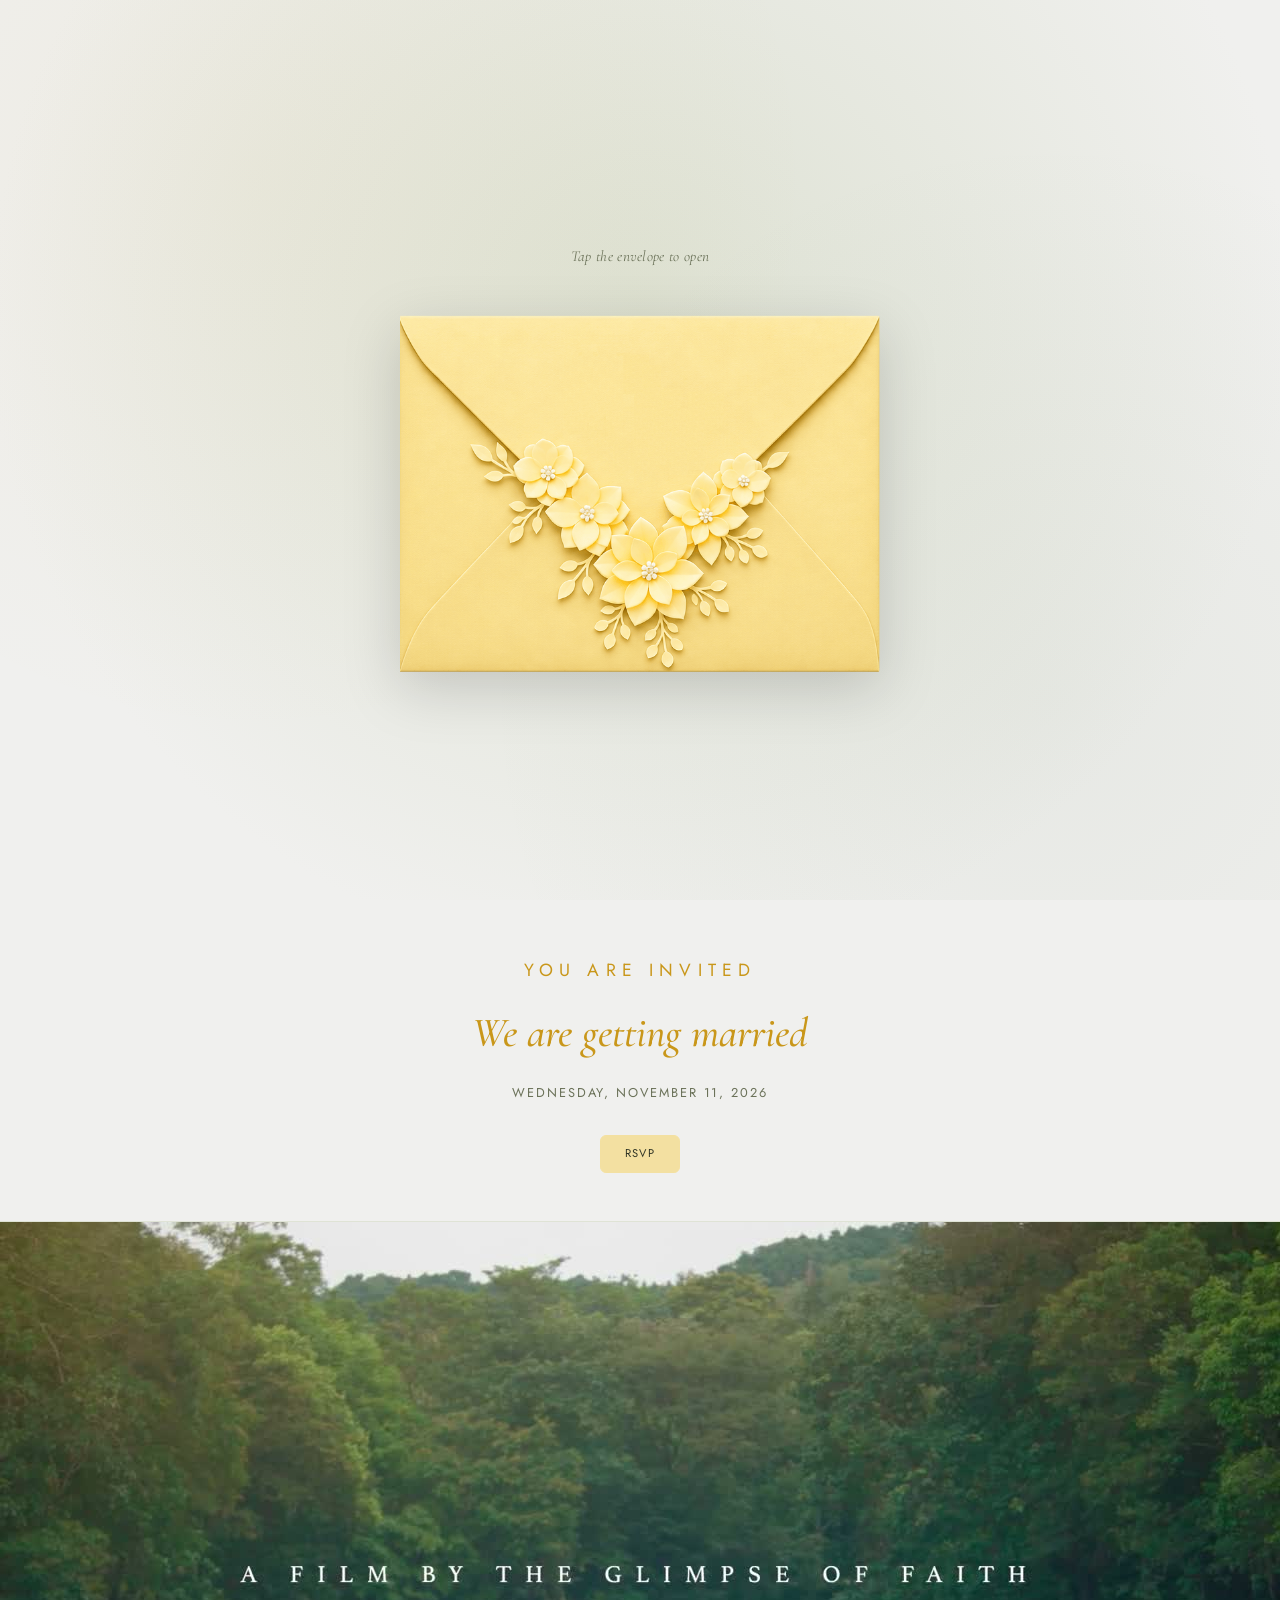
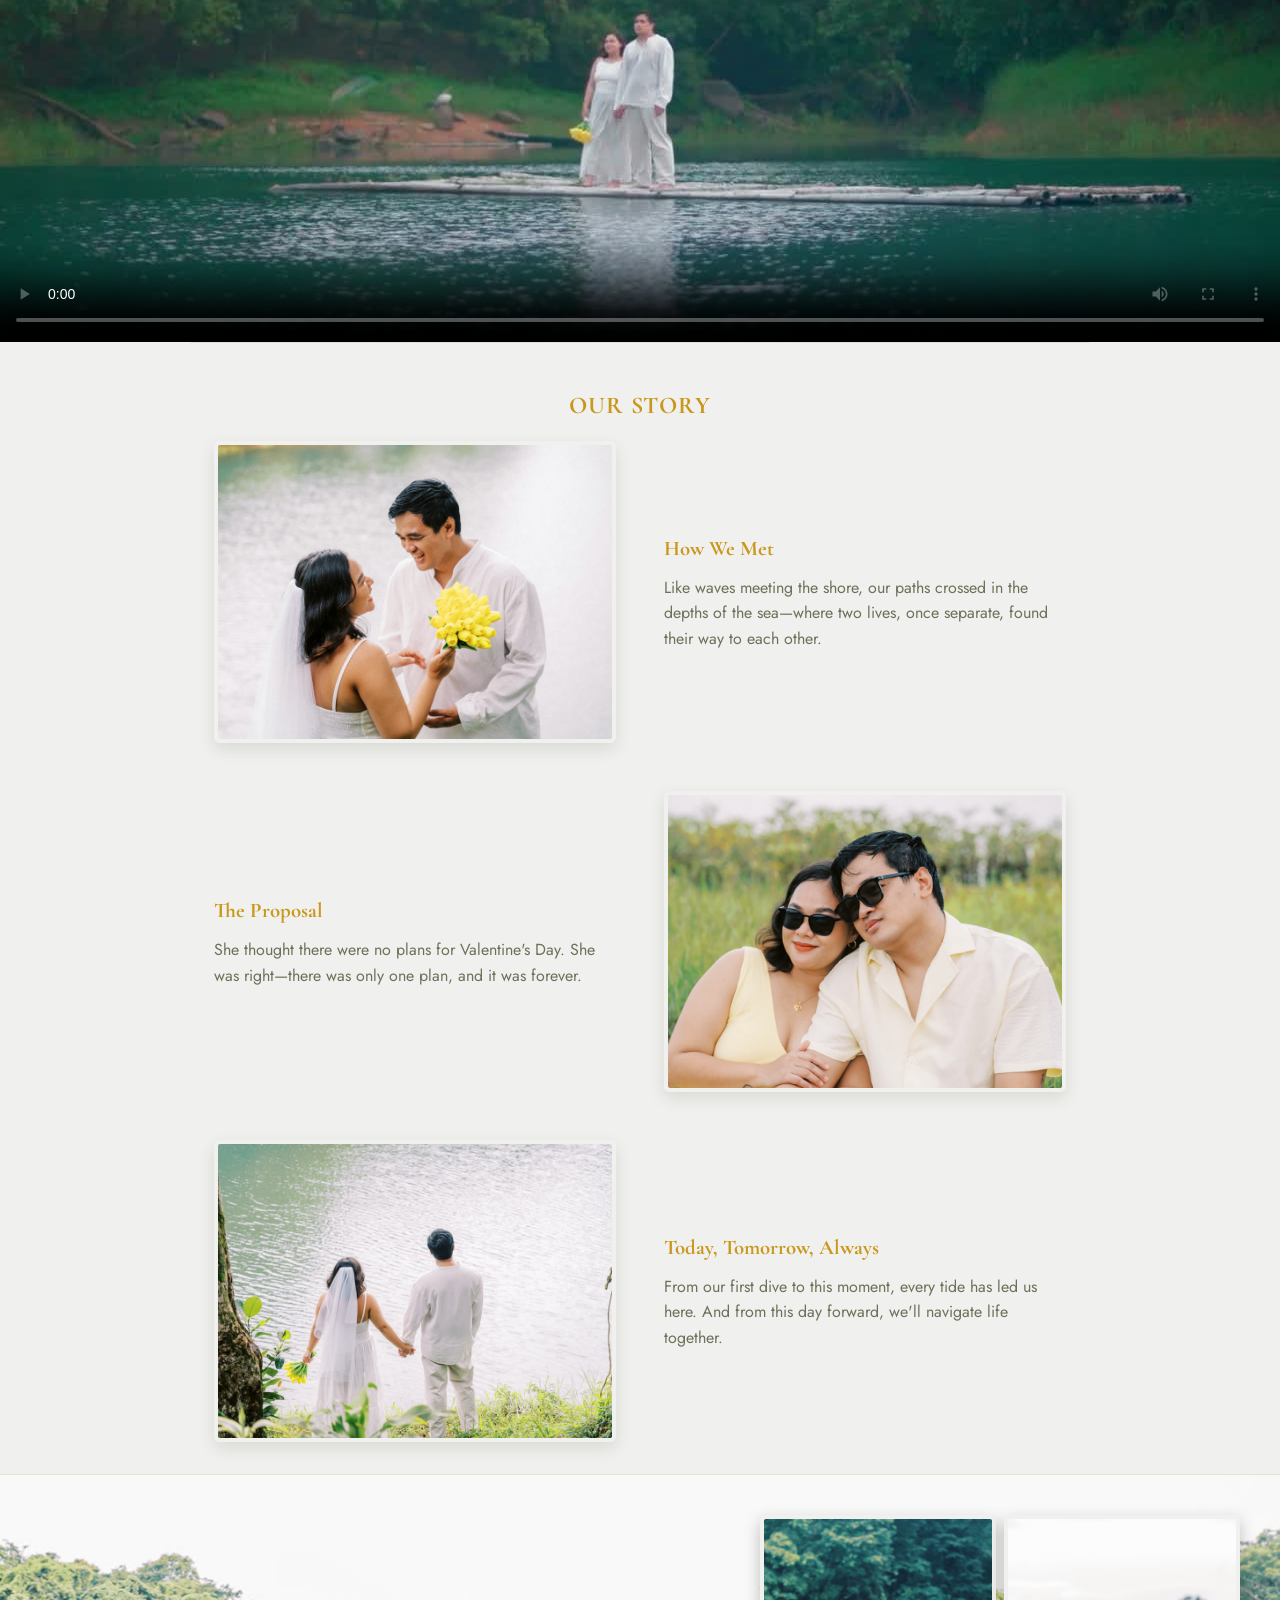
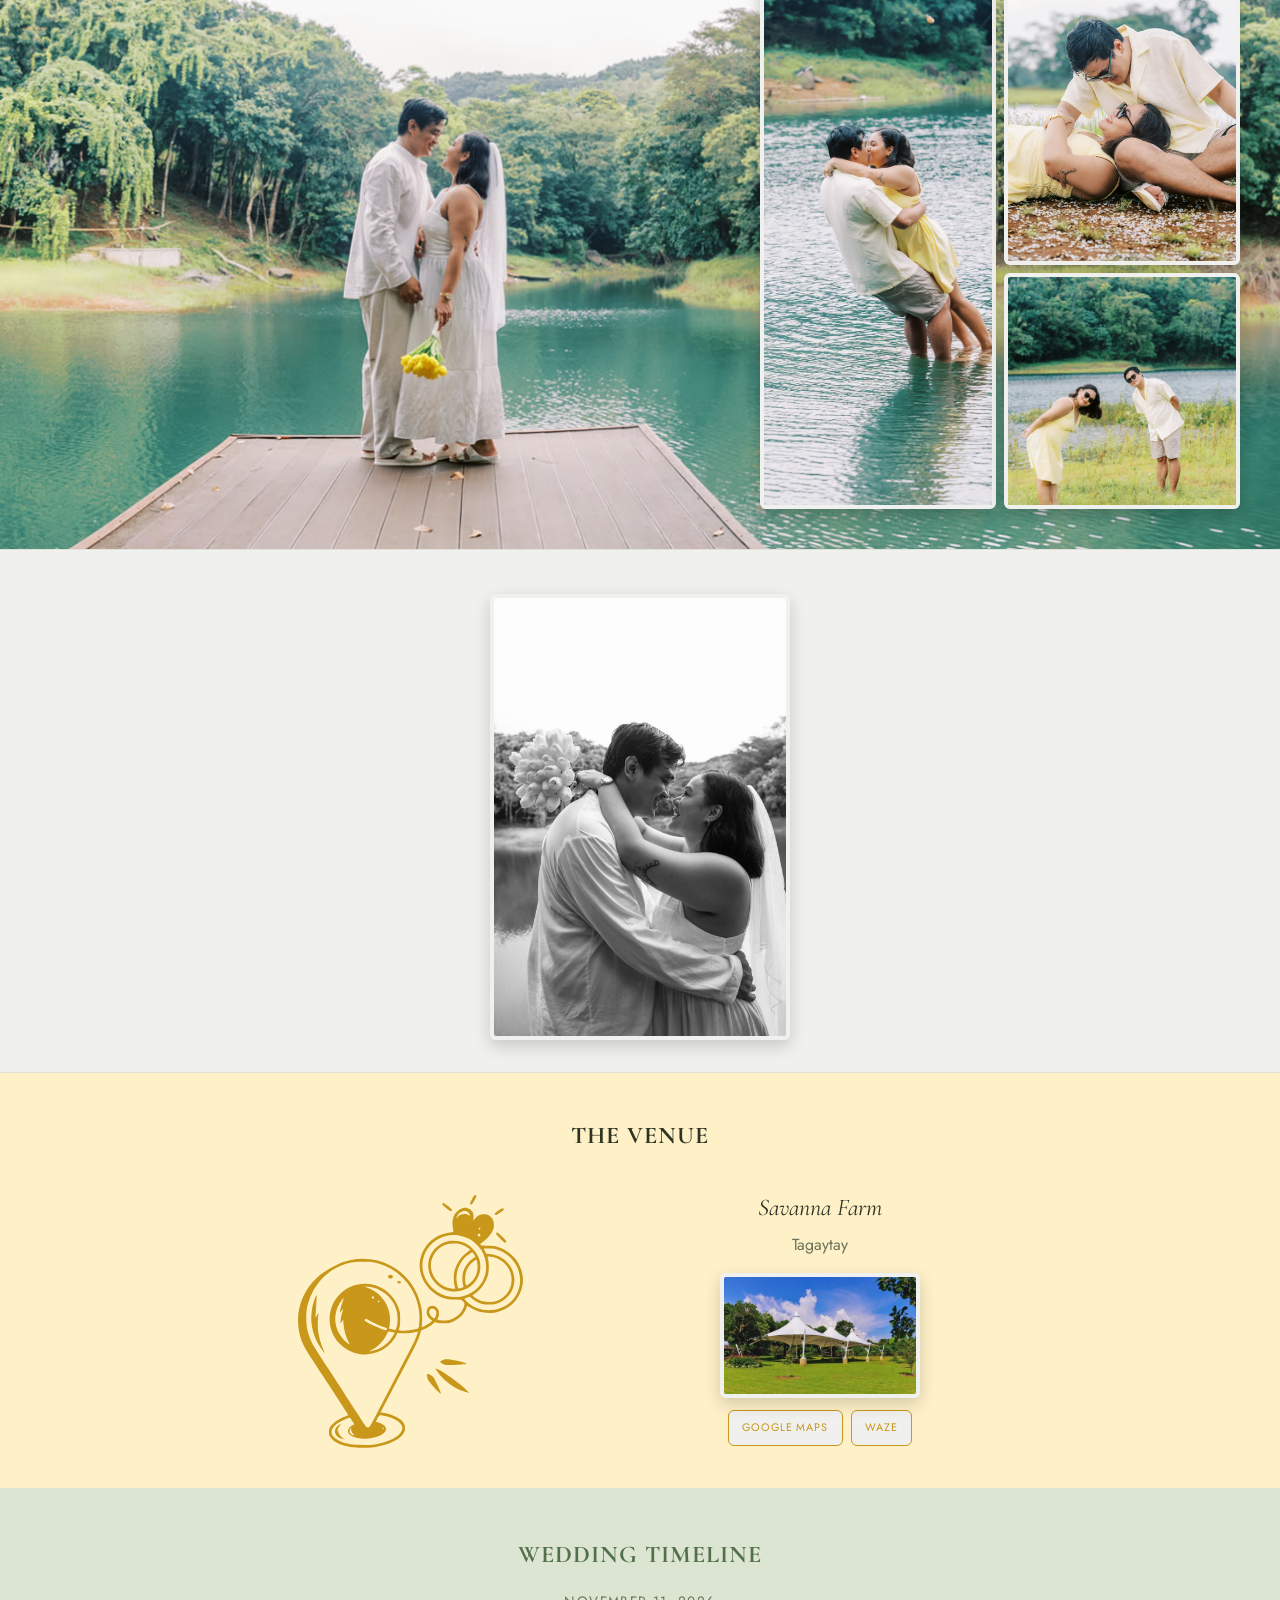
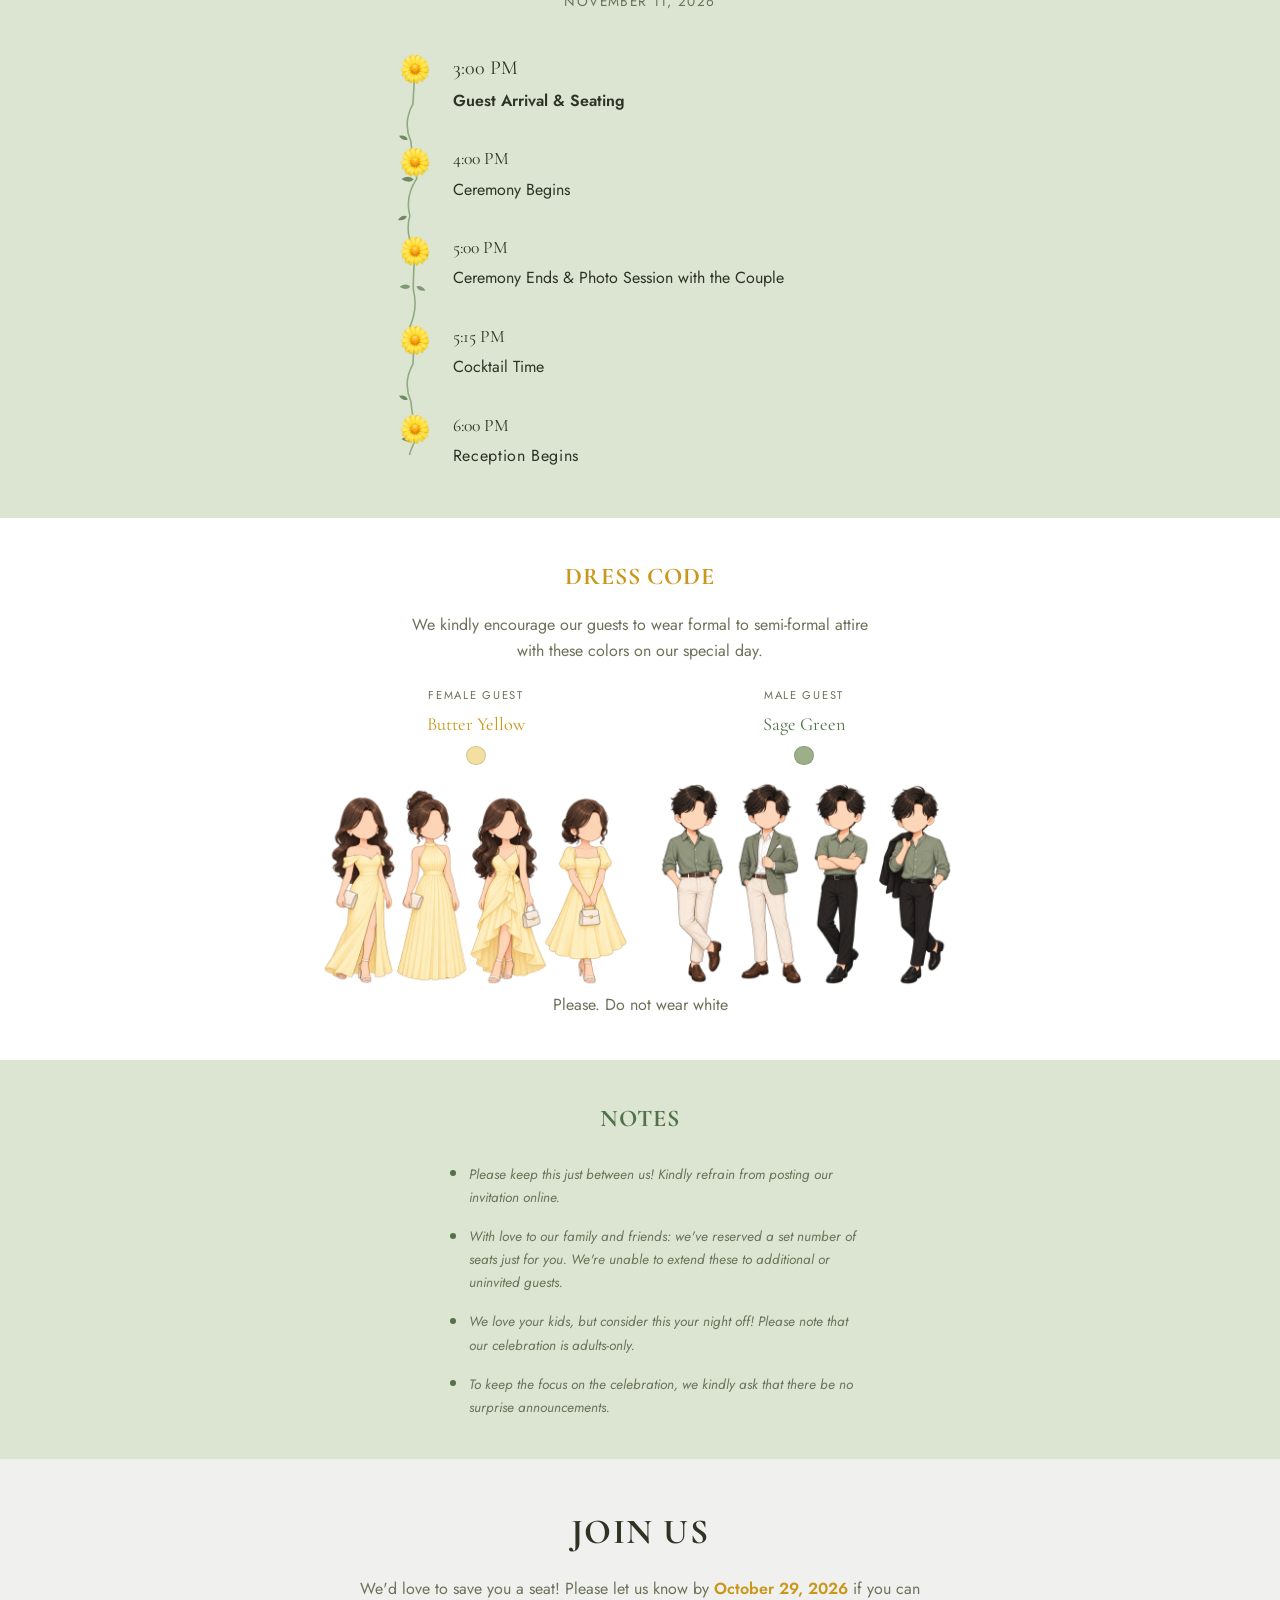
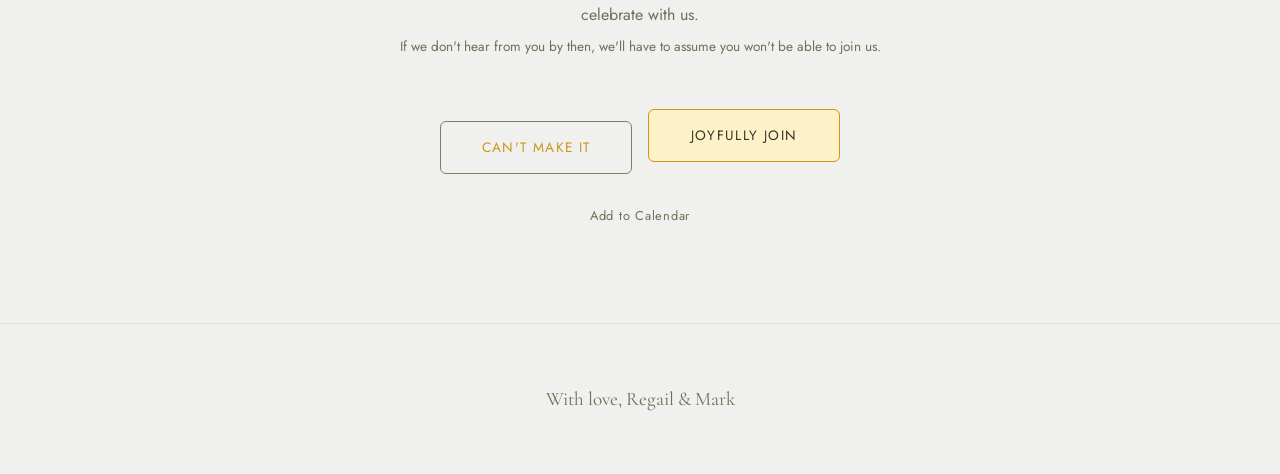
<file: index.html>
<!DOCTYPE html>
<html lang="en">
<head>
<meta charset="UTF-8">
<meta name="viewport" content="width=device-width, initial-scale=1.0">
<title>Regail &amp; Mark — You're Invited</title>
<meta name="description" content="Join Regail &amp; Mark as they say &quot;I do&quot; — November 11, 2026 in Tagaytay, Philippines. 3:00 PM at Savanna Farm.">
<meta property="og:title" content="Regail &amp; Mark — You're Invited">
<meta property="og:description" content="Join us as we say &quot;I do&quot; — November 11, 2026 in Tagaytay, Philippines.">
<meta property="og:type" content="website">
<meta name="twitter:card" content="summary">
<meta name="theme-color" content="#f0f0ee">
<link rel="icon" href="data:image/svg+xml,%3Csvg%20xmlns%3D'http%3A%2F%2Fwww.w3.org%2F2000%2Fsvg'%20viewBox%3D'0%200%2064%2064'%3E%3Crect%20width%3D'64'%20height%3D'64'%20rx%3D'16'%20fill%3D'%23faf6f0'%2F%3E%3Ctext%20x%3D'32'%20y%3D'43'%20font-family%3D'Georgia%2Cserif'%20font-style%3D'italic'%20font-size%3D'26'%20fill%3D'%23a9714f'%20text-anchor%3D'middle'%3ER%26amp%3BM%3C%2Ftext%3E%3C%2Fsvg%3E">
<link rel="preconnect" href="https://fonts.googleapis.com">
<link href="https://fonts.googleapis.com/css2?family=Cormorant+Garamond:wght@400;500;600&family=Jost:wght@300;400;500&display=swap" rel="stylesheet">
<link rel="stylesheet" href="styles.css">
</head>
<body class="pre-open">

<div class="envelope-overlay" id="envelope-overlay">
  <div class="envelope-scene" id="scene">
    <p class="envelope-hint" id="hint">Tap the envelope to open</p>

    <div class="envelope" id="envelope" role="button" tabindex="0" aria-label="Open invitation">
      <img class="envelope-img envelope-img--closed" src="images/envelope-closed.png" alt="A closed envelope decorated with paper flowers">
      <div class="envelope-open-layer">
        <img class="envelope-img envelope-img--open" src="images/envelope-open.png" alt="The envelope open, revealing a card monogrammed R and M">
        <div class="envelope-card">
          <div class="card-monogram" role="img" aria-label="R and M monogram"></div>
          <p class="card-preamble">Together with their families</p>
          <p class="card-names">
            <span class="card-name">Regail</span>
            <img class="card-and" src="images/card-and.svg" alt="and">
            <span class="card-name">Mark</span>
          </p>
          <p class="card-invite">Invite you to celebrate their wedding</p>
          <div class="card-date-row">
            <span class="card-date-part">Wednesday</span>
            <span class="card-date-num">11</span>
            <span class="card-date-part">November</span>
          </div>
          <p class="card-year">2026</p>
          <p class="card-time">Three o'clock in the afternoon</p>
          <p class="card-venue">Savanna Farm</p>
          <p class="card-place">Tagaytay, Philippines</p>
        </div>
      </div>
    </div>
  </div>
</div>

<div class="page-transition"></div>

<header class="hero">
  <div class="hero-monogram-wrap">
    <div class="hero-monogram" role="img" aria-label="R and M monogram"></div>
  </div>
  <h1 class="names">Regail <span class="amp">&amp;</span> Mark</h1>
  <p class="date">11<span class="date-dot">.</span>11<span class="date-dot">.</span>26</p>
</header>

<section class="intro">
  <p class="intro-eyebrow">You are invited</p>
  <h2 class="intro-headline">We are getting married</h2>
  <p class="full-date">Wednesday, November 11, 2026</p>
  <a href="#rsvp" class="cta-button hero-cta">RSVP</a>
</section>

<main>
  <section class="video">
    <div class="video-frame">
      <video id="main-video" controls controlsList="nodownload noremoteplayback" disablePictureInPicture disableRemotePlayback preload="metadata" poster="images/video/pre-wedding-poster.jpg" title="Regail &amp; Mark's pre-wedding video">
        <source src="images/video/pre-wedding.mp4" type="video/mp4">
        Your browser doesn't support embedded video. <a href="images/video/pre-wedding.mp4">Download the video</a> instead.
      </video>
    </div>
  </section>

  <section class="story" aria-label="Our story">
    <h2>Our Story</h2>

    <div class="story-block">
      <div class="story-media">
        <img src="images/story-how-we-met.jpg" alt="Regail laughing with Mark, holding a bouquet of yellow tulips" loading="lazy">
      </div>
      <div class="story-copy">
        <h3>How We Met</h3>
        <p>Like waves meeting the shore, our paths crossed in the depths of the sea—where two lives, once separate, found their way to each other.</p>
      </div>
    </div>

    <div class="story-block story-block--reverse">
      <div class="story-media">
        <img src="images/story-the-proposal.jpg" alt="Regail and Mark sitting together in a field, wearing sunglasses" loading="lazy">
      </div>
      <div class="story-copy">
        <h3>The Proposal</h3>
        <p>She thought there were no plans for Valentine's Day. She was right—there was only one plan, and it was forever.</p>
      </div>
    </div>

    <div class="story-block">
      <div class="story-media">
        <img src="images/story-today-tomorrow-always.jpg" alt="Regail and Mark holding hands, looking out over the water" loading="lazy">
      </div>
      <div class="story-copy">
        <h3>Today, Tomorrow, Always</h3>
        <p>From our first dive to this moment,
        every tide has led us here.
        And from this day forward,
        we'll navigate life together.   </p>
      </div>
    </div>
  </section>

  <section class="collage" aria-label="Photo gallery">
    <div class="collage-bg" style="background-image: url('images/collage-bg.jpg');">
      <div class="collage-panel">
        <div class="collage-panel-item">
          <img src="images/collage-stack2.jpg" alt="Regail and Mark sitting back to back, laughing" style="object-position: center 30%;" loading="lazy">
        </div>
        <div class="collage-panel-col">
          <div class="collage-panel-item">
            <img src="images/collage-stack1.jpg" alt="Regail and Mark lying together, laughing, by the lake" style="object-position: center 50%;" loading="lazy">
          </div>
          <div class="collage-panel-item">
            <img src="images/collage-bow.jpg" alt="Regail bowing playfully next to Mark by the lake" style="object-position: center 35%;" loading="lazy">
          </div>
        </div>
      </div>
    </div>
  </section>

  <section class="embrace" aria-label="A quiet moment">
    <img class="embrace-photo" src="images/card-photo.jpg" alt="Regail and Mark embracing by the lake">
  </section>

  <section class="venue">
    <h2>The Venue</h2>
    <div class="venue-bg">
      <div class="venue-icon-box">
        <img class="venue-icon-img" src="images/venue-icon.svg" alt="" loading="lazy">
      </div>
      <div class="venue-rows">
        <div class="venue-row venue-heading">
          <p class="venue-name">Savanna Farm</p>
          <p class="venue-city">Tagaytay</p>
        </div>
        <div class="venue-row">
          <div class="venue-map">
            <img class="venue-map-img" src="images/venue-savanna-farm.jpg" alt="Savanna Farm's tent pavilions on the lawn, Tagaytay">
          </div>
          <div class="venue-nav-buttons">
            <a class="venue-nav-btn" href="https://www.google.com/maps/search/?api=1&amp;query=Savanna+Farm+Tagaytay" target="_blank" rel="noopener">Google Maps</a>
            <a class="venue-nav-btn" href="https://waze.com/ul?q=Savanna%20Farm%20Tagaytay&amp;navigate=yes" target="_blank" rel="noopener">Waze</a>
          </div>
        </div>
      </div>
    </div>
  </section>

  <section class="timeline" aria-label="Wedding day schedule">
    <h2>Wedding Timeline</h2>
    <p class="timeline-date">November 11, 2026</p>
    <ol class="timeline-list">
      <li class="timeline-step timeline-step--emphasis">
        <img class="timeline-dot" src="images/timeline-flower.png" alt="" aria-hidden="true">
        <div class="timeline-content">
          <p class="timeline-time">3:00 PM</p>
          <h3>Guest Arrival &amp; Seating</h3>
        </div>
      </li>
      <li class="timeline-step">
        <img class="timeline-dot" src="images/timeline-flower.png" alt="" aria-hidden="true">
        <div class="timeline-content">
          <p class="timeline-time">4:00 PM</p>
          <h3>Ceremony Begins</h3>
        </div>
      </li>
      <li class="timeline-step">
        <img class="timeline-dot" src="images/timeline-flower.png" alt="" aria-hidden="true">
        <div class="timeline-content">
          <p class="timeline-time">5:00 PM</p>
          <h3>Ceremony Ends &amp; Photo Session with the Couple</h3>
        </div>
      </li>
      <li class="timeline-step">
        <img class="timeline-dot" src="images/timeline-flower.png" alt="" aria-hidden="true">
        <div class="timeline-content">
          <p class="timeline-time">5:15 PM</p>
          <h3>Cocktail Time</h3>
        </div>
      </li>
      <li class="timeline-step">
        <img class="timeline-dot" src="images/timeline-flower.png" alt="" aria-hidden="true">
        <div class="timeline-content">
          <p class="timeline-time">6:00 PM</p>
          <h3 class="timeline-caps">Reception Begins</h3>
        </div>
      </li>
    </ol>
  </section>

  <section class="details">
    <div class="details-group details-group--white">
      <h3>Dress Code</h3>
      <p>We kindly encourage our guests to wear formal to semi-formal attire with these colors on our special day.</p>
      <div class="attire-guide-columns">
        <figure class="attire-guide-column attire-guide-column--female">
          <figcaption>
            <span class="kind">Female Guest</span>
            <span class="color">Butter Yellow</span>
            <span class="color-swatch" style="background-color: #f3e0a1;" aria-hidden="true"></span>
          </figcaption>
          <img class="attire-guide" src="images/attire-guide-female.png" alt="Attire guide for female guests: butter yellow dresses in several styles" height="320" loading="lazy">
        </figure>
        <figure class="attire-guide-column attire-guide-column--male">
          <figcaption>
            <span class="kind">Male Guest</span>
            <span class="color">Sage Green</span>
            <span class="color-swatch" style="background-color: #9caf88;" aria-hidden="true"></span>
          </figcaption>
          <img class="attire-guide" src="images/attire-guide-male.png" alt="Attire guide for male guests: sage green shirts with khaki or black trousers" height="320" loading="lazy">
        </figure>
        <figure class="attire-guide-column attire-guide-column--mother">
          <figcaption>
            <span class="kind">Mother</span>
            <span class="color">Champagne</span>
            <span class="color-swatch" style="background-color: #f0dfc4;" aria-hidden="true"></span>
          </figcaption>
          <img class="attire-guide" src="images/attire-guide-mother.png" alt="Attire guide for the mother of the couple: a champagne one-shoulder gown" height="320" loading="lazy">
        </figure>
        <figure class="attire-guide-column attire-guide-column--father">
          <figcaption>
            <span class="kind">Father</span>
            <span class="color">Warm Gray</span>
            <span class="color-swatch" style="background-color: #8a8177;" aria-hidden="true"></span>
          </figcaption>
          <img class="attire-guide" src="images/attire-guide-father.png" alt="Attire guide for the father of the couple: a warm gray suit" height="320" loading="lazy">
        </figure>
      </div>
      <p>Please. Do not wear white</p>
    </div>

    <div class="details-group details-group--sage">
      <h3>Notes</h3>
      <ul class="notice-group">
        <li class="notice">Please keep this just between us! Kindly refrain from posting our invitation online.</li>
        <li class="notice">With love to our family and friends: we've reserved a set number of seats just for you. We're unable to extend these to additional or uninvited guests.</li>
        <li class="notice">We love your kids, but consider this your night off! Please note that our celebration is adults-only.</li>
        <li class="notice">To keep the focus on the celebration, we kindly ask that there be no surprise announcements.</li>
      </ul>
    </div>
  </section>

  <section class="cta-band" id="rsvp">
    <h2>Join Us</h2>
    <p>We'd love to save you a seat! Please let us know by <span class="rsvp-deadline">October 29, 2026</span> if you can celebrate with us.</p>
    <p class="rsvp-note">If we don't hear from you by then, we'll have to assume you won't be able to join us.</p>

    <div class="rsvp-choices">
      <a href="rsvp.html?attending=no" class="cta-button ghost" data-transition>Can't Make It</a>
      <a href="rsvp.html?attending=yes" class="cta-button cta-button--yellow" data-transition>Joyfully Join</a>
    </div>

    <a class="action-link cta-band-calendar" download="regail-and-mark-wedding.ics" href="data:text/calendar;charset=utf-8,BEGIN%3AVCALENDAR%0AVERSION%3A2.0%0ABEGIN%3AVEVENT%0ADTSTART%3A20261111T150000%0ADTEND%3A20261111T220000%0ASUMMARY%3ARegail%20%26%20Mark's%20Wedding%0ALOCATION%3ASavanna%20Farm%2C%20Tagaytay%2C%20Philippines%0ADESCRIPTION%3AJoin%20us%20at%203%3A00%20PM%20at%20Savanna%20Farm.%0AEND%3AVEVENT%0AEND%3AVCALENDAR">Add to Calendar</a>
  </section>
</main>

<footer>
  <p>With love, Regail &amp; Mark</p>
</footer>

<script src="transition.js"></script>
<script src="countdown.js"></script>
<script src="envelope.js"></script>
<script src="video.js"></script>
</body>
</html>
</file>
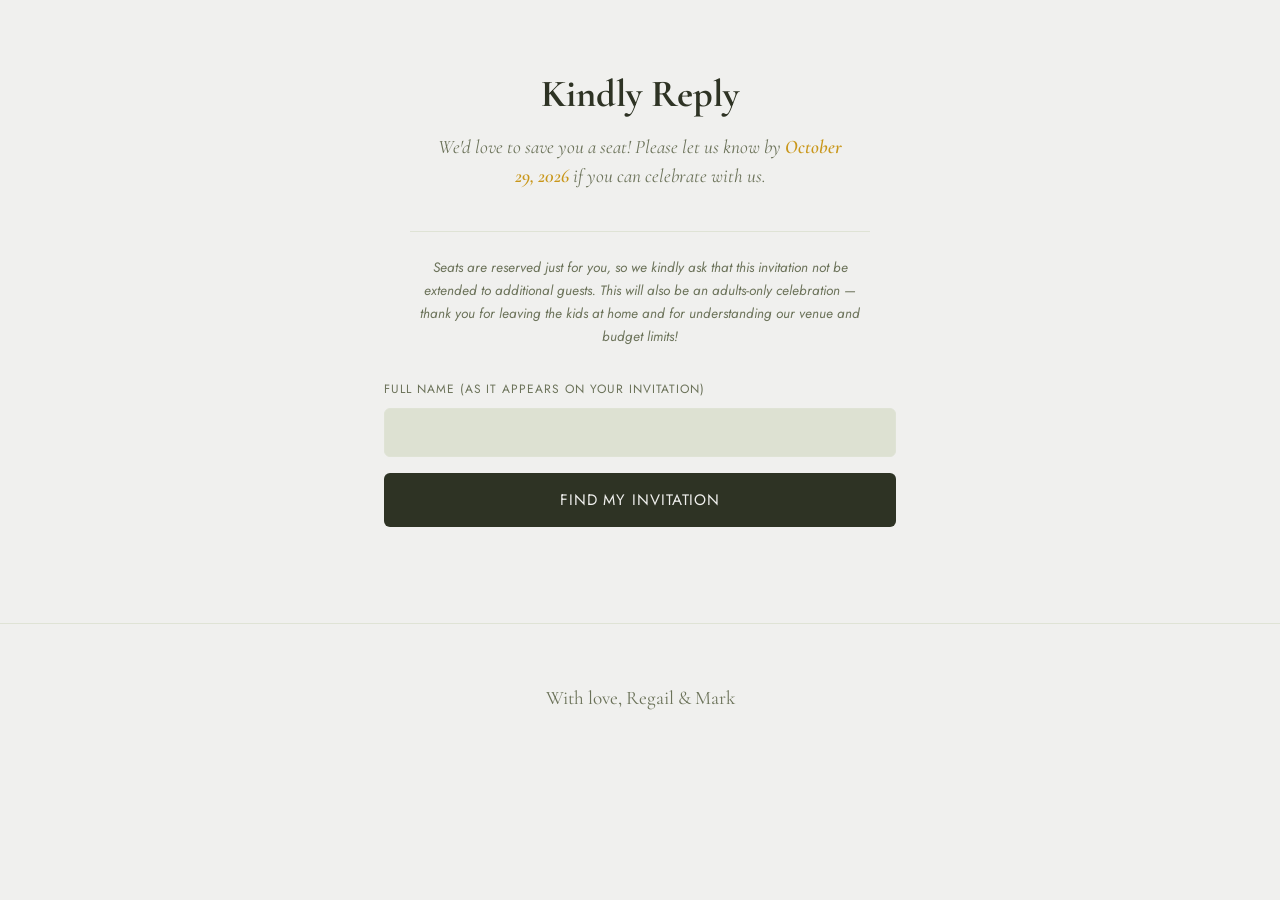
<file: rsvp.html>
<!DOCTYPE html>
<html lang="en">
<head>
<meta charset="UTF-8">
<meta name="viewport" content="width=device-width, initial-scale=1.0">
<title>Regail &amp; Mark — RSVP</title>
<meta name="description" content="RSVP for Regail &amp; Mark's wedding, November 11, 2026 in Tagaytay, Philippines.">
<meta property="og:title" content="RSVP — Regail &amp; Mark">
<meta property="og:description" content="RSVP for our wedding, November 11, 2026 in Tagaytay, Philippines.">
<meta property="og:type" content="website">
<meta name="twitter:card" content="summary">
<meta name="theme-color" content="#f0f0ee">
<link rel="icon" href="data:image/svg+xml,%3Csvg%20xmlns%3D'http%3A%2F%2Fwww.w3.org%2F2000%2Fsvg'%20viewBox%3D'0%200%2064%2064'%3E%3Crect%20width%3D'64'%20height%3D'64'%20rx%3D'16'%20fill%3D'%23faf6f0'%2F%3E%3Ctext%20x%3D'32'%20y%3D'43'%20font-family%3D'Georgia%2Cserif'%20font-style%3D'italic'%20font-size%3D'26'%20fill%3D'%23a9714f'%20text-anchor%3D'middle'%3ER%26amp%3BM%3C%2Ftext%3E%3C%2Fsvg%3E">
<link rel="preconnect" href="https://fonts.googleapis.com">
<link href="https://fonts.googleapis.com/css2?family=Cormorant+Garamond:wght@400;500;600&family=Jost:wght@300;400;500&display=swap" rel="stylesheet">
<link rel="stylesheet" href="styles.css">
</head>
<body>

<div class="page-transition"></div>

<main>
  <section class="rsvp" id="rsvp">
    <h2>Kindly Reply</h2>
    <p class="rsvp-sub">We'd love to save you a seat! Please let us know by <span class="rsvp-deadline">October 29, 2026</span> if you can celebrate with us.</p>
    <p class="notice">Seats are reserved just for you, so we kindly ask that this invitation not be extended to additional guests. This will also be an adults-only celebration — thank you for leaving the kids at home and for understanding our venue and budget limits!</p>

    <form id="lookup-form" novalidate>
      <div class="field">
        <label for="lookup-name">Full Name (as it appears on your invitation)</label>
        <input type="text" id="lookup-name" name="lookup-name" required autocomplete="name">
      </div>
      <p class="field-error" id="lookup-error" hidden>We couldn't find that name on our guest list. Please check the spelling or reach out to us directly.</p>
      <button type="submit" id="lookup-btn">Find My Invitation</button>
    </form>

    <div class="disambiguation" id="disambiguation" hidden>
      <p class="disambiguation-prompt">We found a few invitations under that name — which one is yours?</p>
      <div class="disambiguation-list" id="disambiguation-list"></div>
      <button type="button" class="action-link" id="disambiguation-back">None of these — try again</button>
    </div>

    <form id="rsvp-form" novalidate hidden>
      <p class="seats-note" id="seats-note"></p>

      <input type="hidden" id="name" name="name">

      <div class="field">
        <label for="message">A Note for the Couple (optional)</label>
        <textarea id="message" name="message" rows="3"></textarea>
      </div>

      <fieldset class="field attending-field">
        <legend>Will you be attending?</legend>
        <div class="toggle-group">
          <label class="toggle">
            <input type="radio" name="attending" value="yes" required>
            <span>Joyfully Accept</span>
          </label>
          <label class="toggle">
            <input type="radio" name="attending" value="no" required>
            <span>Regretfully Decline</span>
          </label>
        </div>
      </fieldset>

      <div class="field guest-field" id="guest-field">
        <div class="field-collapse">
          <label for="guests">Number of Guests (including you)</label>
          <select id="guests" name="guests"></select>
        </div>
      </div>

      <button type="submit" id="submit-btn">Send RSVP</button>
    </form>

    <div class="decline-confirm" id="decline-confirm" hidden>
      <p class="decline-confirm-text">We understand, and thank you for letting us know — we'll offer your seat to another guest. Confirm you won't be able to join us?</p>
      <div class="decline-confirm-actions">
        <button type="button" class="cta-button ghost" id="decline-cancel">Go Back</button>
        <button type="button" class="cta-button" id="decline-confirm-btn">Confirm</button>
      </div>
    </div>

    <div class="confirmation" id="confirmation" role="status" hidden>
      <h3 id="confirmation-title">Thank you!</h3>
      <p id="confirmation-text">Your RSVP has been recorded. We can't wait to celebrate with you.</p>
      <a href="index.html" class="cta-button ghost" data-transition>Back to Invitation</a>
    </div>
  </section>
</main>

<footer>
  <p>With love, Regail &amp; Mark</p>
</footer>

<script src="transition.js"></script>
<script src="guest-list.js"></script>
<script src="rsvp-form.js"></script>
</body>
</html>
</file>
<file: styles.css>
:root {
  --ink: #2e3324;
  --ink-soft: #6b7259;
  --paper: #f0f0ee;
  --paper-alt: #dde1d2;
  --accent: #fef1c8;
  --accent-strong: #c9971a;
  --accent-soft: #dce5d1;
  --sage: #6f8a63;
  --sage-strong: #527049;
  --line: #dfe3d5;
  --radius: 6px;
  --serif: "Cormorant Garamond", Georgia, serif;
  --sans: "Jost", "Helvetica Neue", Arial, sans-serif;
}

* { box-sizing: border-box; }

html {
  scroll-behavior: smooth;
}

body {
  margin: 0;
  font-family: var(--sans);
  color: var(--ink);
  background: var(--paper);
  line-height: 1.6;
}

/* Dark-mode auto-switching intentionally removed: this site always shows
   the maize/sage/white palette regardless of system theme. */

/* LOCKED: hero background image + position are final per explicit request.
   Do not change images/hero-bg.jpeg or this background-position without
   the couple explicitly asking for it again. */
.hero {
  position: relative;
  z-index: 1;
  min-height: 100svh;
  display: flex;
  flex-direction: column;
  align-items: center;
  justify-content: flex-start;
  text-align: center;
  padding: 3.5rem 1.5rem 3.5rem;
  background: linear-gradient(rgba(20, 24, 14, 0.45), rgba(20, 24, 14, 0.45)), url("images/hero-bg.jpeg") center center / cover no-repeat;
}

/* The fade-up entrance animation lives on this wrapper rather than on
   .hero-monogram itself — animating `opacity` via @keyframes on an element
   that also has `mask-image` fails to composite/paint in some browsers
   (confirmed: the mask renders fine once opacity is set directly, but never
   finishes when driven by the keyframe animation on the same element). */
.hero-monogram-wrap {
  opacity: 0;
  animation: fade-up 700ms ease-out 50ms forwards;
}

.hero-monogram {
  width: 140px;
  height: 99px;
  margin-bottom: 0.75rem;
  /* Fallback for browsers without mask-image support (some in-app browsers
     like Messenger/Instagram): show the plain gold image rather than
     nothing. Browsers that support masking override this block below. */
  background-image: url("images/monogram.png");
  background-size: contain;
  background-repeat: no-repeat;
  background-position: center;
  filter: drop-shadow(0 2px 6px rgba(0, 0, 0, 0.35));
}

.hero .date,
.hero .scroll-cue {
  color: var(--accent);
}

.hero .date {
  margin: 0;
}

.hero .names {
  font-size: clamp(2.2rem, 7.5vw, 3.4rem);
  color: var(--accent);
  margin-bottom: 0.5rem;
}

.hero .names .amp {
  color: var(--accent);
  opacity: 0.85;
}

.hero .scroll-cue {
  border-color: rgba(254, 241, 200, 0.5);
}

.hero .scroll-cue:hover {
  color: #fff;
  border-color: #fff;
}

.intro {
  position: relative;
  z-index: 1;
  text-align: center;
  padding: 3.5rem 1.5rem 3rem;
  background: var(--paper);
}

.intro-eyebrow {
  font-family: var(--sans);
  font-size: clamp(0.95rem, 2.5vw, 1.1rem);
  letter-spacing: 0.35em;
  text-transform: uppercase;
  color: var(--accent-strong);
  margin: 0 0 1rem;
  opacity: 0;
  animation: fade-up 700ms ease-out 100ms forwards;
}

.names {
  font-family: var(--serif);
  font-weight: 500;
  font-size: clamp(2.6rem, 9vw, 5rem);
  text-transform: uppercase;
  margin: 0;
  letter-spacing: 0.04em;
  color: var(--accent-strong);
  opacity: 0;
  animation: fade-up 700ms ease-out 250ms forwards;
}

.amp {
  color: var(--accent-strong);
  font-style: italic;
  padding: 0 0.15em;
}

.names .amp {
  color: var(--sage-strong);
}

.intro-headline {
  font-family: var(--serif);
  font-weight: 500;
  font-style: italic;
  font-size: clamp(1.8rem, 6vw, 2.6rem);
  color: var(--accent-strong);
  margin: 0 0 1rem;
  opacity: 0;
  animation: fade-up 700ms ease-out 250ms forwards;
}

.full-date {
  font-family: var(--sans);
  font-size: 0.8rem;
  letter-spacing: 0.15em;
  text-transform: uppercase;
  color: var(--ink-soft);
  margin: 0 0 2rem;
  opacity: 0;
  animation: fade-up 700ms ease-out 380ms forwards;
}

.date {
  font-family: var(--serif);
  font-weight: 500;
  font-style: italic;
  font-size: 1.6rem;
  color: var(--ink-soft);
  margin: 0 0 2rem;
  letter-spacing: 0.08em;
  opacity: 0;
  animation: fade-up 700ms ease-out 150ms forwards;
}

.date-dot {
  margin: 0 0.05em;
  color: var(--accent);
}

.countdown {
  display: flex;
  gap: 1.75rem;
  margin-bottom: 3rem;
  opacity: 0;
  animation: fade-up 700ms ease-out 550ms forwards;
}

.countdown .unit {
  display: flex;
  flex-direction: column;
  align-items: center;
  min-width: 3.5rem;
}

.countdown .num {
  font-family: var(--serif);
  font-size: 2rem;
  color: var(--sage-strong);
  line-height: 1;
}

.countdown .label {
  font-size: 0.65rem;
  letter-spacing: 0.15em;
  text-transform: uppercase;
  color: var(--ink-soft);
  margin-top: 0.35rem;
}

.countdown--compact {
  justify-content: center;
  gap: 1.1rem;
  margin: 0 0 1.5rem;
}

.countdown--compact .unit {
  min-width: 2.6rem;
}

.countdown--compact .num {
  font-size: 1.3rem;
  color: var(--accent-strong);
}

.hero-cta {
  opacity: 0;
  animation: fade-up 700ms ease-out 480ms forwards;
}

.cta-button.hero-cta {
  font-size: 0.7rem;
  padding: 0.55rem 1.5rem;
  background: #f3e0a1;
  border: 1px solid #f3e0a1;
  color: var(--ink);
}

.cta-button.hero-cta:hover {
  background: var(--accent-strong);
  border-color: var(--accent-strong);
  color: var(--paper);
}

.scroll-cue {
  color: var(--ink-soft);
  text-decoration: none;
  font-size: 0.85rem;
  letter-spacing: 0.08em;
  border-bottom: 1px solid var(--line);
  padding-bottom: 2px;
  transition: color 150ms ease, border-color 150ms ease;
  opacity: 0;
  animation: fade-up 700ms ease-out 700ms forwards;
}

.scroll-cue:hover {
  color: var(--accent-strong);
  border-color: var(--accent-strong);
}

@keyframes fade-up {
  from { opacity: 0; transform: translateY(14px); }
  to { opacity: 1; transform: translateY(0); }
}

main {
  position: relative;
  z-index: 1;
}

.photo-placeholder {
  display: flex;
  align-items: center;
  justify-content: center;
  width: 100%;
  height: 100%;
  min-height: 100%;
  background:
    repeating-linear-gradient(135deg, rgba(255, 255, 255, 0.35) 0 2px, transparent 2px 14px),
    linear-gradient(155deg, var(--accent-soft), var(--paper-alt));
  border-radius: var(--radius);
}

.photo-placeholder-mark {
  font-family: var(--serif);
  font-style: italic;
  font-size: 1.6rem;
  color: var(--accent-strong);
  opacity: 0.6;
}

.video {
  border-top: 1px solid var(--line);
}

.video-frame {
  position: relative;
  width: 100vw;
  max-width: 100vw;
  margin-left: calc(50% - 50vw);
  margin-right: calc(50% - 50vw);
  padding-top: 56.25%;
  overflow: hidden;
}

.video-frame video {
  position: absolute;
  inset: 0;
  width: 100%;
  height: 100%;
  border: 0;
  background: #000;
  object-fit: cover;
}

.story {
  max-width: 900px;
  margin: 0 auto;
  padding: 2.75rem 1.5rem 2rem;
  text-align: center;
  border-top: 1px solid var(--line);
}

.story h2,
.venue h2,
.timeline h2,
.details-group h3,
.cta-band h2 {
  text-transform: uppercase;
  letter-spacing: 0.04em;
}

.story h2,
.venue h2,
.timeline h2,
.details-group h3 {
  font-family: var(--serif);
  font-size: 1.5rem;
  margin: 0 0 1rem;
}

.story h2 {
  color: var(--accent-strong);
}

.story-block {
  display: flex;
  flex-direction: column;
  gap: 1.25rem;
  align-items: center;
  margin-bottom: 3rem;
}

.story-block:last-child {
  margin-bottom: 0;
}

.story-media,
.story-copy {
  width: 100%;
}

.story-media {
  position: relative;
  aspect-ratio: 4 / 3;
}

.story-media .photo-placeholder,
.story-media img {
  border: 4px solid var(--paper);
  box-shadow: 0 6px 16px rgba(46, 51, 36, 0.12);
}

.story-media img {
  display: block;
  position: absolute;
  inset: 0;
  width: 100%;
  height: 100%;
  object-fit: cover;
  border-radius: var(--radius);
}

.story-copy {
  text-align: center;
}

.story-copy h3 {
  font-family: var(--serif);
  font-size: 1.3rem;
  margin: 0 0 0.6rem;
  color: var(--accent-strong);
}

.story-copy p {
  margin: 0;
  color: var(--ink-soft);
}

@media (min-width: 760px) {
  .story-block {
    flex-direction: row;
    align-items: center;
    gap: 3rem;
  }

  .story-block--reverse {
    flex-direction: row-reverse;
  }

  .story-media,
  .story-copy {
    width: 50%;
  }

  .story-copy {
    text-align: left;
  }
}

.collage {
  border-top: 1px solid var(--line);
}

.collage-bg {
  position: relative;
  width: 100vw;
  max-width: 100vw;
  margin-left: calc(50% - 50vw);
  margin-right: calc(50% - 50vw);
  background-size: cover;
  background-position: 60% center;
  background-repeat: no-repeat;
  display: flex;
  align-items: stretch;
  justify-content: flex-end;
  padding: 1.5rem;
}

.collage-panel {
  display: grid;
  grid-template-columns: 1fr 1fr;
  gap: 0.5rem;
  width: 40%;
}

.collage-panel-col {
  display: flex;
  flex-direction: column;
  justify-content: center;
  gap: 0.5rem;
}

.collage-panel-col .collage-panel-item {
  aspect-ratio: 1;
  flex: none;
}

.collage-panel-item img,
.collage-panel-item .photo-placeholder {
  display: block;
  width: 100%;
  height: 100%;
  object-fit: cover;
  border-radius: var(--radius);
  border: 4px solid var(--paper);
  box-shadow: 0 6px 16px rgba(20, 24, 14, 0.25);
}

@media (min-width: 700px) {
  .collage-bg {
    padding: 2.5rem;
    background-position: 80% center;
  }
}

.venue {
  padding: 2.75rem 0 1rem;
  text-align: center;
  background: var(--accent);
  border-top: 1px solid var(--line);
}

.venue h2 {
  color: var(--ink);
}

.venue-bg {
  position: relative;
  width: 100%;
  max-width: 900px;
  margin: 0 auto;
  background: var(--accent);
  display: flex;
  align-items: stretch;
  justify-content: flex-end;
}

.venue-icon-box {
  position: relative;
  width: 40%;
  display: flex;
  align-items: center;
  justify-content: center;
  overflow: hidden;
  padding: 1.5rem;
}

.venue-icon-img {
  display: block;
  width: 100%;
  max-width: 225px;
  height: auto;
}

.venue-rows {
  position: relative;
  width: 60%;
  margin-left: -40px;
  display: flex;
  flex-direction: column;
  align-items: center;
  justify-content: center;
  gap: 0.5rem;
  padding: 1rem 1.5rem 1.5rem;
}

.venue-heading {
  display: flex;
  flex-direction: column;
  gap: 4px;
}

.venue-name {
  font-family: var(--serif);
  font-style: italic;
  font-size: 1.5rem;
  margin: 0;
  color: var(--ink);
}

.venue-city {
  margin: 0;
  color: var(--ink-soft);
}

.venue-map {
  position: relative;
  display: block;
  width: 100%;
  max-width: 200px;
  margin-top: 0.5rem;
}

.venue-map-img {
  display: block;
  width: 100%;
  aspect-ratio: 16 / 10;
  object-fit: cover;
  border-radius: var(--radius);
  border: 4px solid var(--paper);
  box-shadow: 0 6px 16px rgba(20, 24, 14, 0.18);
}

.embrace {
  padding: 2.75rem 1.5rem 2rem;
  text-align: center;
  border-top: 1px solid var(--line);
}

.embrace-photo {
  display: block;
  width: 100%;
  max-width: 300px;
  height: auto;
  margin: 0 auto;
  border-radius: var(--radius);
  border: 4px solid var(--paper);
  box-shadow: 0 6px 16px rgba(20, 24, 14, 0.18);
}

.venue-nav-buttons {
  display: flex;
  gap: 0.5rem;
  justify-content: center;
  margin-top: 0.75rem;
}

.venue-nav-btn {
  font-family: var(--sans);
  font-size: 0.68rem;
  letter-spacing: 0.08em;
  text-transform: uppercase;
  text-decoration: none;
  text-align: center;
  color: var(--accent-strong);
  background: var(--paper);
  border: 1px solid var(--accent-strong);
  border-radius: var(--radius);
  padding: 0.5rem 0.85rem;
  transition: background 150ms ease, color 150ms ease;
}

.venue-nav-btn:hover {
  background: var(--accent-strong);
  color: var(--paper);
}

@media (min-width: 640px) {
  .venue-layout {
    flex-direction: row;
    align-items: stretch;
    gap: 2.5rem;
    text-align: left;
  }

  .venue-photo {
    width: 40%;
    max-width: 40%;
    margin-left: 0;
    margin-right: 0;
    aspect-ratio: auto;
    border-radius: var(--radius);
  }

  .venue-info {
    width: 60%;
    align-items: flex-start;
    justify-content: center;
  }
}

.timeline {
  width: 100vw;
  max-width: 100vw;
  margin-left: calc(50% - 50vw);
  margin-right: calc(50% - 50vw);
  padding: 3rem 1.5rem;
  background: var(--accent-soft);
}

.timeline h2 {
  text-align: center;
  color: var(--sage-strong);
}

.timeline-date {
  margin: 0 0 2.5rem;
  text-align: center;
  font-size: 0.85rem;
  letter-spacing: 0.1em;
  text-transform: uppercase;
  color: var(--ink-soft);
}

.timeline-list {
  position: relative;
  list-style: none;
  margin: 0;
  padding: 0;
  max-width: 480px;
  margin: 0 auto;
}

.timeline-list::before {
  content: "";
  position: absolute;
  left: -0.7rem;
  top: 0.9rem;
  bottom: 0.9rem;
  width: 4rem;
  /* A hand-drawn-looking wavy stem with a handful of leaves scattered at
     irregular positions/angles/sizes along it (not a mechanical
     left-right-left alternation), tiled over a tall (260px) repeat so the
     pattern doesn't read as an obvious loop. Every leaf's rotated outline
     was checked to stay within the SVG's own canvas (0-64) before baking
     it in — earlier drafts let some near-180°-rotated leaves swing past
     x=0 and get clipped by the canvas edge itself, not just the CSS box. */
  background-image: url("data:image/svg+xml,%3Csvg%20xmlns%3D%22http%3A//www.w3.org/2000/svg%22%20width%3D%2264%22%20height%3D%22260%22%20viewBox%3D%220%200%2064%20260%22%3E%0A%3Cpath%20d%3D%22M26.0%200.0%20Q25.1%2018.6%2023.9%2037.1%20Q13.6%2055.7%2021.8%2074.3%20Q23.5%2092.9%2027.8%20111.4%20Q15.7%20130.0%2020.9%20148.6%20Q15.5%20167.1%2026.4%20185.7%20Q23.9%20204.3%2024.4%20222.9%20Q29.1%20241.4%2020.7%20260.0%22%20fill%3D%22none%22%20stroke%3D%22%238faa82%22%20stroke-width%3D%221.6%22%20stroke-linecap%3D%22round%22/%3E%0A%3Cpath%20d%3D%22M0%2C0%20Q3.8%2C-3.9%209.6%2C0%20Q3.8%2C3.9%200%2C0%20Z%22%20fill%3D%22%236f8a63%22%20transform%3D%22translate%2818.8%2C72.6%29%20rotate%28203.8%29%22/%3E%3Cpath%20d%3D%22M0%2C0%20Q4.9%2C-5.1%2012.4%2C0%20Q4.9%2C5.1%200%2C0%20Z%22%20fill%3D%22%236f8a63%22%20transform%3D%22translate%2824.8%2C112.6%29%20rotate%28183.0%29%22/%3E%3Cpath%20d%3D%22M0%2C0%20Q3.8%2C-3.9%209.6%2C0%20Q3.8%2C3.9%200%2C0%20Z%22%20fill%3D%22%236f8a63%22%20transform%3D%22translate%2817.9%2C149.3%29%20rotate%28158.1%29%22/%3E%3Cpath%20d%3D%22M0%2C0%20Q4.4%2C-4.5%2010.9%2C0%20Q4.4%2C4.5%200%2C0%20Z%22%20fill%3D%22%236f8a63%22%20transform%3D%22translate%2829.4%2C185.2%29%20rotate%2821.2%29%22/%3E%3Cpath%20d%3D%22M0%2C0%20Q4.3%2C-4.4%2010.9%2C0%20Q4.3%2C4.4%200%2C0%20Z%22%20fill%3D%22%237f9a72%22%20transform%3D%22translate%2821.4%2C219.7%29%20rotate%28179.8%29%22/%3E%3Cpath%20d%3D%22M0%2C0%20Q3.9%2C-4.0%209.9%2C0%20Q3.9%2C4.0%200%2C0%20Z%22%20fill%3D%22%237f9a72%22%20transform%3D%22translate%2827.4%2C219.5%29%20rotate%2824.0%29%22/%3E%0A%3C/svg%3E");
  background-repeat: repeat-y;
  background-position: top left;
  background-size: 4rem 16.25rem;
}

.timeline-step {
  position: relative;
  display: flex;
  align-items: flex-start;
  gap: 1.4rem;
  padding-bottom: 2rem;
  text-align: left;
}

.timeline-step:last-child {
  padding-bottom: 0;
}

.timeline-dot {
  flex: none;
  width: 1.9rem;
  height: 1.9rem;
  margin-top: 0.1rem;
  z-index: 1;
}

.timeline-time {
  margin: 0 0 0.2rem;
  font-family: var(--serif);
  font-size: 1.1rem;
  color: var(--ink);
}

.timeline-content h3 {
  font-family: var(--sans);
  font-weight: 400;
  font-size: 1rem;
  margin: 0;
  color: var(--ink);
}

.timeline-step--emphasis .timeline-time {
  font-size: 1.25rem;
}

.timeline-step--emphasis .timeline-content h3 {
  font-weight: 600;
}

.timeline-caps {
  letter-spacing: 0.04em;
}

.details {
  text-align: center;
  border-top: 1px solid var(--line);
}

.details-group {
  width: 100vw;
  max-width: 100vw;
  margin-left: calc(50% - 50vw);
  margin-right: calc(50% - 50vw);
  padding: 2.5rem 1.5rem;
}

.details-group--white {
  background: #ffffff;
}

.details-group--sage {
  background: var(--accent-soft);
}

.details-group h3 {
  color: var(--accent-strong);
}

.details-group--sage h3 {
  color: var(--sage-strong);
}

.details-group p {
  max-width: 480px;
  margin: 0.2rem auto;
  color: var(--ink-soft);
}

.details-group .notice-group {
  margin-top: 1.5rem;
  padding-top: 0;
  border-top: none;
  max-width: 460px;
}

.details-group--sage .notice-group .notice::before {
  background: var(--sage-strong);
}

.attire-guide-columns {
  display: grid;
  grid-template-columns: repeat(2, 1fr);
  gap: 1.75rem 1rem;
  max-width: 640px;
  margin: 1.5rem auto 0;
}

/* TEMPORARY: parents' attire hidden per request — markup kept intact in
   index.html, just visually hidden here. Remove this rule to bring it back. */
.attire-guide-column--mother,
.attire-guide-column--father {
  display: none;
}

.attire-guide-column {
  margin: 0;
  text-align: center;
}

.attire-guide-column figcaption {
  margin-bottom: 0.5rem;
}

.attire-guide-column .kind {
  display: block;
  font-family: var(--sans);
  font-size: 0.7rem;
  letter-spacing: 0.15em;
  text-transform: uppercase;
  color: var(--ink-soft);
  margin-bottom: 0.3rem;
}

.attire-guide-column .color {
  display: block;
  font-family: var(--serif);
  font-size: 1.15rem;
}

.attire-guide-column--female .color {
  color: var(--accent-strong);
}

.attire-guide-column--male .color {
  color: var(--sage-strong);
}

.attire-guide-column--mother .color,
.attire-guide-column--father .color {
  color: var(--ink-soft);
}

.color-swatch {
  display: inline-block;
  width: 1.2rem;
  height: 1.2rem;
  border-radius: 50%;
  margin-top: 0.4rem;
  border: 1px solid rgba(0, 0, 0, 0.12);
}

.attire-guide {
  display: block;
  height: 210px;
  width: auto;
  max-width: 100%;
  margin: 0 auto;
  object-fit: contain;
  object-position: bottom center;
}

.attire-guide-column--female .attire-guide,
.attire-guide-column--male .attire-guide {
  height: auto;
  width: 100%;
}

.action-link {
  font-size: 0.8rem;
  letter-spacing: 0.06em;
  color: var(--ink-soft);
  text-decoration: none;
  border-bottom: 1px solid transparent;
  transition: color 150ms ease, border-color 150ms ease;
}

.action-link:hover {
  color: var(--accent-strong);
  border-color: var(--accent-strong);
}

button.action-link {
  display: block;
  margin: 1.25rem auto 0;
  background: none;
  border: none;
  border-bottom: 1px solid transparent;
  padding: 0;
  font-family: var(--sans);
  cursor: pointer;
}

.disambiguation {
  text-align: left;
  display: flex;
  flex-direction: column;
  gap: 1rem;
}

.disambiguation[hidden] {
  display: none;
}

.disambiguation-prompt {
  font-family: var(--serif);
  font-style: italic;
  font-size: 1.05rem;
  color: var(--ink-soft);
  text-align: center;
  margin: 0;
}

.disambiguation-list {
  display: flex;
  flex-direction: column;
  gap: 0.75rem;
}

.disambiguation-option {
  display: flex;
  align-items: center;
  justify-content: space-between;
  gap: 1rem;
  width: 100%;
  font-family: var(--sans);
  text-align: left;
  padding: 0.85rem 1.1rem;
  border: 1px solid var(--line);
  border-radius: var(--radius);
  background: var(--paper-alt);
  color: var(--ink);
  cursor: pointer;
  transition: background 150ms ease, border-color 150ms ease, transform 50ms ease;
}

.disambiguation-option:hover {
  background: var(--accent);
  border-color: var(--accent-strong);
}

.disambiguation-option:active {
  transform: scale(0.98);
}

.disambiguation-name {
  font-family: var(--serif);
  font-size: 1.1rem;
}

.disambiguation-seats {
  flex: none;
  font-size: 0.7rem;
  letter-spacing: 0.06em;
  text-transform: uppercase;
  color: var(--ink-soft);
}

.cta-band {
  max-width: 640px;
  margin: 0 auto;
  padding: 1rem 1.5rem 6rem;
  text-align: center;
}

.cta-band h2 {
  font-family: var(--serif);
  font-size: 2.2rem;
  margin-bottom: 0.75rem;
}

.cta-band p {
  color: var(--ink-soft);
  margin-bottom: 2rem;
}

.rsvp-deadline {
  font-weight: 600;
  color: var(--accent-strong);
}

.rsvp-note {
  font-size: 0.85rem;
  color: var(--ink-soft);
  margin-top: -1.5rem;
  margin-bottom: 2.5rem;
}

.notice-group {
  display: flex;
  flex-direction: column;
  gap: 1rem;
  max-width: 460px;
  margin: 1.75rem auto 0;
  padding-top: 1.5rem;
  border-top: 1px solid var(--line);
  list-style: none;
}

.notice-group .notice {
  position: relative;
  margin: 0;
  padding-top: 0;
  padding-left: 1.4em;
  border-top: none;
  max-width: none;
  text-align: left;
}

.notice-group .notice::before {
  content: "";
  position: absolute;
  left: 0;
  top: 0.55em;
  width: 6px;
  height: 6px;
  border-radius: 50%;
  background: var(--accent-strong);
}

.rsvp-choices {
  display: flex;
  align-items: center;
  justify-content: center;
  gap: 1rem;
  flex-wrap: wrap;
  margin-top: 2.5rem;
}

.rsvp-choices .cta-button {
  width: 12rem;
  margin-top: 0;
  text-align: center;
}

.cta-band-calendar {
  display: inline-block;
  margin-top: 2rem;
}

.cta-button {
  display: inline-block;
  font-family: var(--sans);
  font-size: 0.85rem;
  letter-spacing: 0.1em;
  text-transform: uppercase;
  text-decoration: none;
  color: var(--paper);
  background: var(--ink);
  padding: 0.9rem 2.2rem;
  border-radius: var(--radius);
  transition: background 150ms ease, transform 50ms ease;
}

.cta-button:hover {
  background: var(--accent);
  color: var(--ink);
}

.cta-button:active {
  transform: scale(0.98);
}

.cta-button.ghost {
  display: block;
  margin-top: 1.5rem;
  background: transparent;
  color: var(--accent-strong);
  border: 1px solid var(--sage);
}

.cta-button--yellow {
  background: var(--accent);
  color: var(--ink);
  border: 1.5px solid var(--accent-strong);
}

.cta-button--yellow:hover {
  background: var(--accent-strong);
  color: var(--paper);
  border-color: var(--ink);
}

.cta-button.ghost:hover {
  background: var(--accent-soft);
  color: var(--ink);
}

.rsvp {
  max-width: 560px;
  margin: 0 auto;
  padding: 2rem 1.5rem 6rem;
  text-align: center;
}

.rsvp h2 {
  font-family: var(--serif);
  font-size: 2.4rem;
  margin-bottom: 0.5rem;
}

.rsvp-sub {
  font-family: var(--serif);
  font-style: italic;
  font-size: 1.2rem;
  line-height: 1.5;
  color: var(--ink-soft);
  max-width: 420px;
  margin: 0 auto 2.5rem;
}

.notice {
  font-size: 0.85rem;
  font-style: italic;
  color: var(--ink-soft);
  max-width: 460px;
  margin: 1.75rem auto 0;
  padding-top: 1.5rem;
  border-top: 1px solid var(--line);
  line-height: 1.7;
}

form {
  text-align: left;
  display: flex;
  flex-direction: column;
  gap: 1.4rem;
}

form[hidden] {
  display: none;
}

#lookup-form {
  gap: 1rem;
  margin-top: 2rem;
}

.field-error {
  color: #b3453f;
  font-size: 0.85rem;
  margin: -0.5rem 0 0;
}

.seats-note {
  font-family: var(--serif);
  font-size: 1.15rem;
  color: var(--accent-strong);
  margin: 0;
  text-align: center;
}

.field label, fieldset legend, .field-label-static {
  display: block;
  font-size: 0.75rem;
  letter-spacing: 0.08em;
  text-transform: uppercase;
  color: var(--ink-soft);
  margin-bottom: 0.5rem;
}

fieldset {
  border: none;
  padding: 0;
  margin: 0;
}

input[type="text"],
input[type="email"],
select,
textarea {
  width: 100%;
  font-family: var(--sans);
  font-size: 1rem;
  padding: 0.75rem 0.9rem;
  border: 1px solid var(--line);
  border-radius: var(--radius);
  background: var(--paper-alt);
  color: var(--ink);
  transition: border-color 150ms ease, box-shadow 150ms ease;
}

input:focus, select:focus, textarea:focus {
  outline: none;
  border-color: var(--accent-strong);
  box-shadow: 0 0 0 3px color-mix(in srgb, var(--accent) 40%, transparent);
}

textarea {
  resize: vertical;
}

.toggle-group {
  display: flex;
  gap: 0.75rem;
  flex-wrap: wrap;
}

.toggle {
  flex: 1;
  min-width: 160px;
  position: relative;
}

.toggle input {
  position: absolute;
  opacity: 0;
  inset: 0;
  cursor: pointer;
}

.toggle span {
  display: block;
  text-align: center;
  padding: 0.75rem 1rem;
  border: 1px solid var(--line);
  border-radius: var(--radius);
  color: var(--ink-soft);
  font-size: 0.9rem;
  transition: background 150ms ease, border-color 150ms ease, color 150ms ease, transform 50ms ease;
}

.toggle input:checked + span {
  background: var(--accent);
  border-color: var(--accent);
  color: var(--ink);
}

.toggle input:active + span {
  transform: scale(0.97);
}

.guest-field {
  display: grid;
  grid-template-rows: 1fr;
  transition: grid-template-rows 250ms ease, opacity 250ms ease;
}

.guest-field.hidden {
  grid-template-rows: 0fr;
  opacity: 0;
  pointer-events: none;
}

.field-collapse {
  overflow: hidden;
  min-height: 0;
}

button[type="submit"] {
  font-family: var(--sans);
  font-size: 0.95rem;
  letter-spacing: 0.06em;
  text-transform: uppercase;
  padding: 1rem;
  background: var(--ink);
  color: var(--paper);
  border: none;
  border-radius: var(--radius);
  cursor: pointer;
  transition: background 150ms ease, transform 50ms ease;
}

button[type="submit"]:hover {
  background: var(--accent);
  color: var(--ink);
}

button[type="submit"]:active {
  transform: scale(0.98);
}

button[type="submit"]:disabled {
  opacity: 0.6;
  cursor: default;
  transform: none;
}

.confirmation {
  margin-top: 2rem;
  padding: 2rem;
  border: 1px solid var(--accent-soft);
  border-radius: var(--radius);
  background: var(--paper-alt);
  opacity: 0;
  transform: translateY(8px);
  animation: fade-up 300ms ease-out forwards;
}

.confirmation h3 {
  font-family: var(--serif);
  font-size: 1.6rem;
  margin: 0 0 0.5rem;
  color: var(--accent-strong);
}

.confirmation p {
  margin: 0;
  color: var(--ink-soft);
}

.decline-confirm {
  margin-top: 2rem;
  padding: 2rem;
  border: 1px solid var(--accent-soft);
  border-radius: var(--radius);
  background: var(--paper-alt);
  text-align: center;
  opacity: 0;
  transform: translateY(8px);
  animation: fade-up 300ms ease-out forwards;
}

.decline-confirm[hidden] {
  display: none;
}

.decline-confirm-text {
  font-family: var(--serif);
  font-style: italic;
  font-size: 1.1rem;
  line-height: 1.5;
  color: var(--ink-soft);
  margin: 0 0 1.5rem;
}

.decline-confirm-actions {
  display: flex;
  gap: 0.75rem;
  justify-content: center;
}

.decline-confirm-actions .cta-button {
  flex: 1;
  max-width: 12rem;
  margin: 0;
  text-align: center;
}

.decline-confirm-actions .cta-button.ghost {
  display: inline-block;
}

.field.error input, .field.error select {
  border-color: #b3453f;
}

footer {
  text-align: center;
  padding: 2.5rem 1.5rem;
  font-family: var(--serif);
  font-size: 1.2rem;
  color: var(--ink-soft);
  border-top: 1px solid var(--line);
}

@media (prefers-reduced-motion: reduce) {
  html {
    scroll-behavior: auto;
  }

  .intro-eyebrow, .names, .intro-headline, .full-date, .date, .hero-cta, .countdown, .scroll-cue, .envelope-scene, .confirmation, .hero-monogram-wrap, .envelope-card {
    animation: none !important;
    opacity: 1 !important;
    transform: none !important;
  }

  .page-transition {
    transition-duration: 1ms !important;
  }

  .envelope-img, .envelope-overlay {
    transition-duration: 1ms !important;
  }
}

/* Page transition overlay: covers the viewport on load, then lifts away;
   reverses (drops back down) before an internal navigation. */
.page-transition {
  position: fixed;
  inset: 0;
  z-index: 999;
  background: linear-gradient(180deg, var(--paper-alt) 0%, var(--paper) 100%);
  transform: scaleY(1);
  transform-origin: bottom;
  transition: transform 550ms cubic-bezier(0.65, 0, 0.35, 1);
  pointer-events: none;
}

.page-transition::after {
  content: "";
  position: absolute;
  left: 50%;
  bottom: 10%;
  width: 1px;
  height: 40px;
  background: var(--accent-soft);
  transform: translateX(-50%);
}

.page-transition.reveal {
  transform: scaleY(0);
}

.page-transition.closing {
  transform-origin: top;
  transform: scaleY(1);
  transition: transform 400ms cubic-bezier(0.65, 0, 0.35, 1);
}

/* Envelope splash overlay: covers the invitation beneath it until opened */
body.pre-open {
  overflow: hidden;
  height: 100svh;
}

.envelope-overlay {
  position: fixed;
  inset: 0;
  z-index: 1000;
  display: flex;
  align-items: center;
  justify-content: center;
  background: radial-gradient(circle at 50% 35%, var(--paper-alt), var(--paper) 75%);
  /* The open envelope's artwork is portrait (taller than the closed one)
     and overlaps above/below its own box by design (see .envelope-open-layer
     below). The width cap on .envelope.open keeps that from exceeding the
     viewport on most screens, but overflow is scrollable rather than
     hidden as a safety net for anything unusually short/zoomed that still
     doesn't fit — better a scroll than content silently cut off. */
  overflow-y: auto;
  overflow-x: hidden;
  transition: opacity 500ms ease, transform 500ms ease;
}

.envelope-overlay::before {
  content: "";
  position: absolute;
  inset: 0;
  background:
    radial-gradient(circle at 20% 20%, rgba(201, 151, 26, 0.05), transparent 45%),
    radial-gradient(circle at 82% 78%, rgba(82, 112, 73, 0.06), transparent 45%);
  pointer-events: none;
}

.envelope-overlay.leaving {
  opacity: 0;
  transform: translateY(-16px);
  pointer-events: none;
}

.envelope-overlay.hidden {
  display: none;
}

.envelope-scene {
  display: flex;
  flex-direction: column;
  align-items: center;
  gap: 2rem;
  opacity: 0;
  animation: fade-up 700ms ease-out 150ms forwards;
}

.envelope-hint {
  font-family: var(--serif);
  font-style: italic;
  font-size: 0.95rem;
  letter-spacing: 0.02em;
  color: var(--ink-soft);
  transition: opacity 300ms ease;
}

.envelope-scene.opened .envelope-hint {
  opacity: 0;
}

.envelope {
  position: relative;
  width: calc(100vw - 32px);
  max-width: 480px;
  cursor: pointer;
  filter: drop-shadow(0 16px 28px rgba(0, 0, 0, 0.16));
}

/* The open-envelope artwork is portrait (683x938) and, per
   .envelope-open-layer, renders centered on and overlapping past the
   (landscape) closed envelope's box — so its real on-screen height scales
   with width alone, not viewport height. On a short viewport that
   unconstrained height ran past the top/bottom of the screen with nothing
   to clip it into view. Capping width by available height too (using the
   open artwork's own aspect ratio) keeps the whole card on-screen on short
   phones/landscape views without changing anything on taller screens. */
.envelope.open {
  width: min(calc(100vw - 32px), 480px, calc((100svh - 6rem) * 0.7283));
}

.envelope-img {
  display: block;
  width: 100%;
  height: auto;
  transition: opacity 500ms cubic-bezier(0.16, 1, 0.3, 1), transform 500ms cubic-bezier(0.16, 1, 0.3, 1);
}

.envelope.open .envelope-img--closed {
  opacity: 0;
  transform: translateY(-16px) scale(1.02);
}

.envelope-open-layer {
  position: absolute;
  top: 50%;
  left: 0;
  width: 100%;
  transform: translateY(-50%) scale(0.94);
  opacity: 0;
  pointer-events: none;
  transition: opacity 550ms cubic-bezier(0.16, 1, 0.3, 1) 150ms, transform 550ms cubic-bezier(0.16, 1, 0.3, 1) 150ms;
}

.envelope-open-layer .envelope-img--open {
  position: static;
}

.envelope.open .envelope-open-layer {
  opacity: 1;
  transform: translateY(-50%) scale(1);
}

.envelope-card {
  position: absolute;
  left: 16%;
  right: 16%;
  top: 20%;
  bottom: 21%;
  display: flex;
  flex-direction: column;
  align-items: center;
  justify-content: center;
  gap: 0.22em;
  text-align: center;
  opacity: 0;
  transform: translateY(14px);
  transition: opacity 600ms ease 400ms, transform 600ms cubic-bezier(0.16, 1, 0.3, 1) 400ms;
}

.envelope.open .envelope-card {
  opacity: 1;
  transform: translateY(0);
}

.card-monogram {
  width: 24%;
  aspect-ratio: 452 / 320;
  margin-bottom: 0.15em;
  /* Fallback for browsers without mask-image support: plain gold image. */
  background-image: url("images/monogram.png");
  background-size: contain;
  background-repeat: no-repeat;
  background-position: center;
}

@supports (mask-image: url("images/monogram.png")) or (-webkit-mask-image: url("images/monogram.png")) {
  .hero-monogram {
    background-image: none;
    background-color: rgba(243, 224, 161, 0.65);
    -webkit-mask-image: url("images/monogram.png");
    mask-image: url("images/monogram.png");
    -webkit-mask-size: contain;
    mask-size: contain;
    -webkit-mask-repeat: no-repeat;
    mask-repeat: no-repeat;
    -webkit-mask-position: center;
    mask-position: center;
  }

  .card-monogram {
    background-image: none;
    background-color: var(--accent-strong);
    -webkit-mask-image: url("images/monogram.png");
    mask-image: url("images/monogram.png");
    -webkit-mask-size: contain;
    mask-size: contain;
    -webkit-mask-repeat: no-repeat;
    mask-repeat: no-repeat;
    -webkit-mask-position: center;
    mask-position: center;
  }
}

.card-preamble {
  font-family: var(--sans);
  font-size: 0.52rem;
  letter-spacing: 0.1em;
  text-transform: uppercase;
  color: var(--ink-soft);
  margin: 0;
}

.card-names {
  display: flex;
  flex-direction: column;
  align-items: center;
  margin: 0.15em 0;
}

.card-name {
  font-family: var(--serif);
  font-weight: 600;
  font-size: 1.1rem;
  letter-spacing: 0.03em;
  text-transform: uppercase;
  line-height: 1.25;
  color: var(--accent-strong);
}

.card-and {
  display: block;
  width: 62%;
  height: auto;
  margin: 0.15em 0;
}

.card-invite {
  font-family: var(--sans);
  font-size: 0.45rem;
  letter-spacing: 0.08em;
  text-transform: uppercase;
  color: var(--ink-soft);
  margin: 0;
}

.card-date-row {
  display: flex;
  align-items: center;
  gap: 0.5em;
  margin: 0.35em 0 0;
  padding: 0.25em 0;
  border-top: 1px solid var(--line);
  border-bottom: 1px solid var(--line);
}

.card-date-part {
  font-family: var(--sans);
  font-size: 0.4rem;
  letter-spacing: 0.08em;
  text-transform: uppercase;
  color: var(--ink-soft);
}

.card-date-num {
  font-family: var(--serif);
  font-weight: 600;
  font-size: 1rem;
  color: var(--ink);
}

.card-year {
  font-family: var(--sans);
  font-size: 0.4rem;
  letter-spacing: 0.08em;
  text-transform: uppercase;
  color: var(--ink-soft);
  margin: 0.1em 0 0;
}

.card-time {
  font-family: var(--sans);
  font-size: 0.42rem;
  letter-spacing: 0.04em;
  text-transform: uppercase;
  color: var(--ink-soft);
  margin: 0.35em 0 0;
}

.card-venue {
  font-family: var(--serif);
  font-weight: 600;
  font-size: 0.58rem;
  letter-spacing: 0.03em;
  text-transform: uppercase;
  color: var(--accent-strong);
  margin: 0.3em 0 0;
}

.card-place {
  font-family: var(--sans);
  font-size: 0.4rem;
  letter-spacing: 0.06em;
  text-transform: uppercase;
  color: var(--ink-soft);
  margin: 0;
}
</file>
